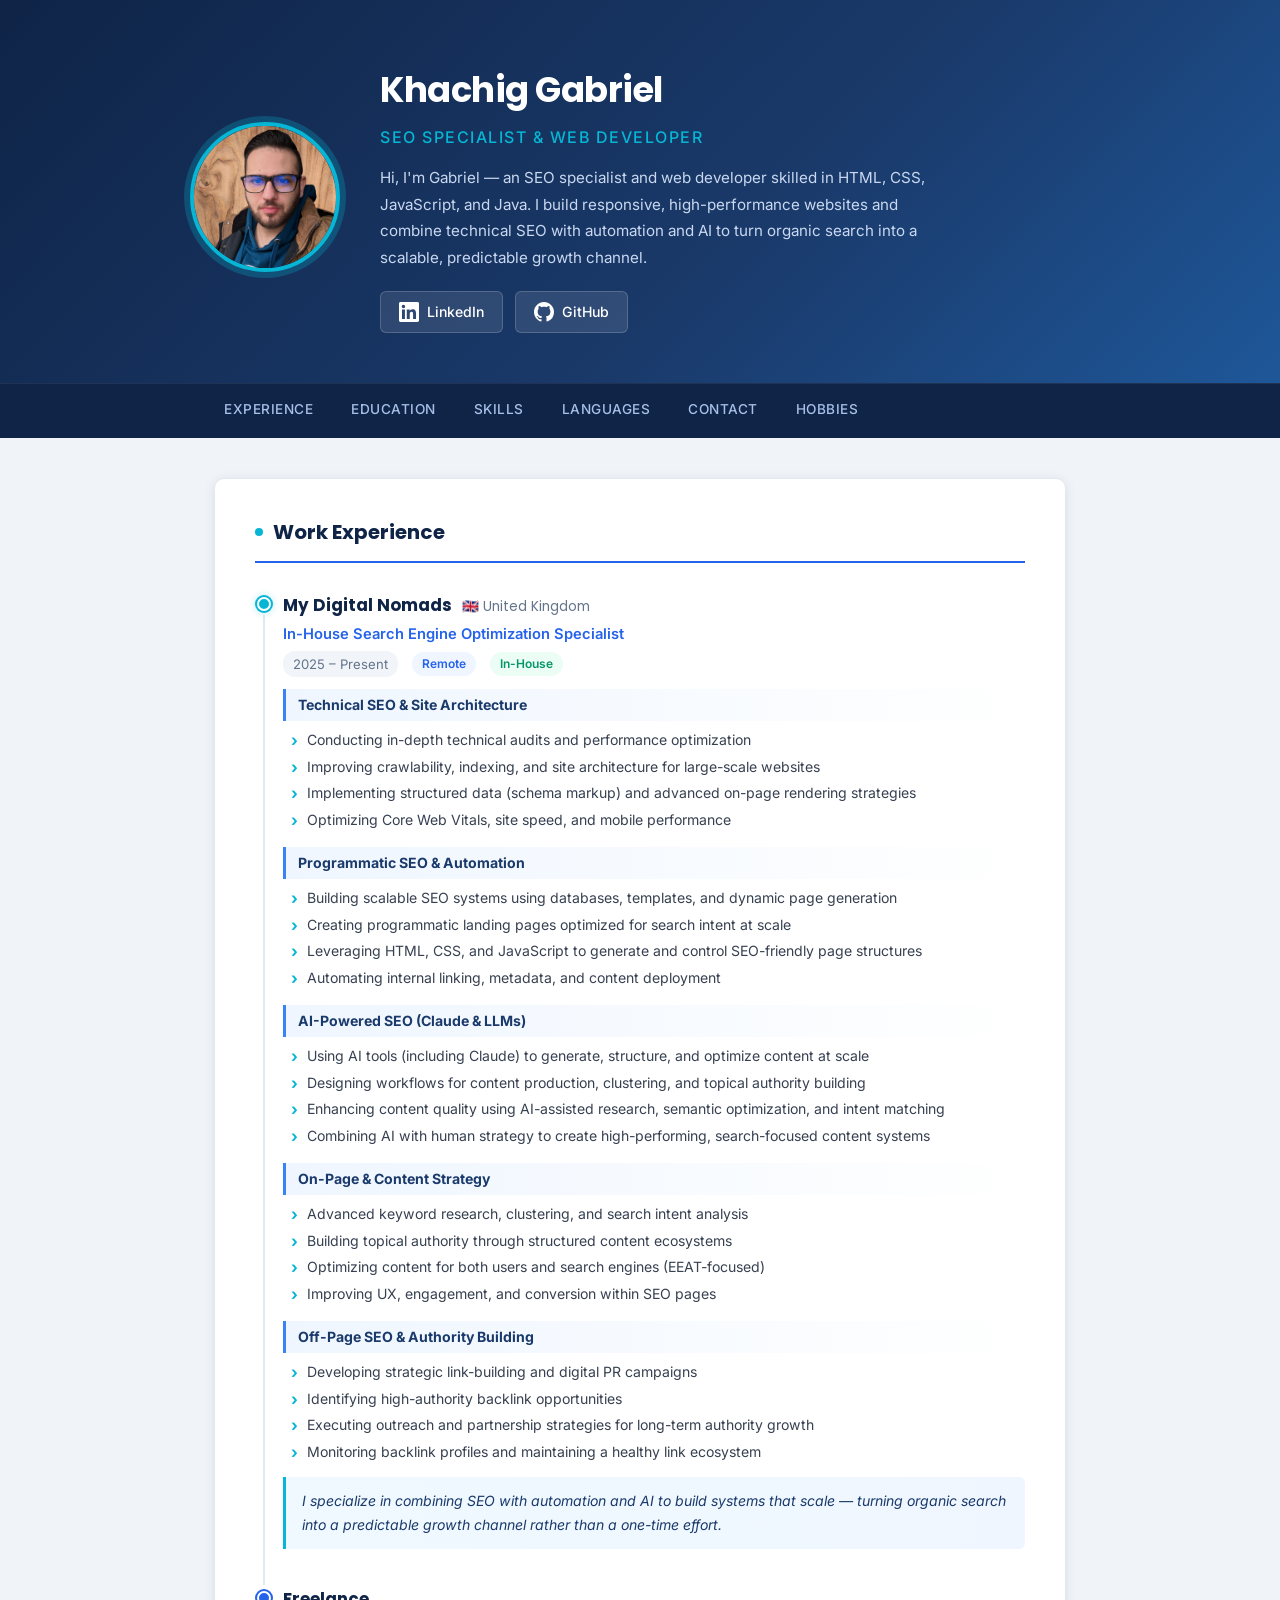
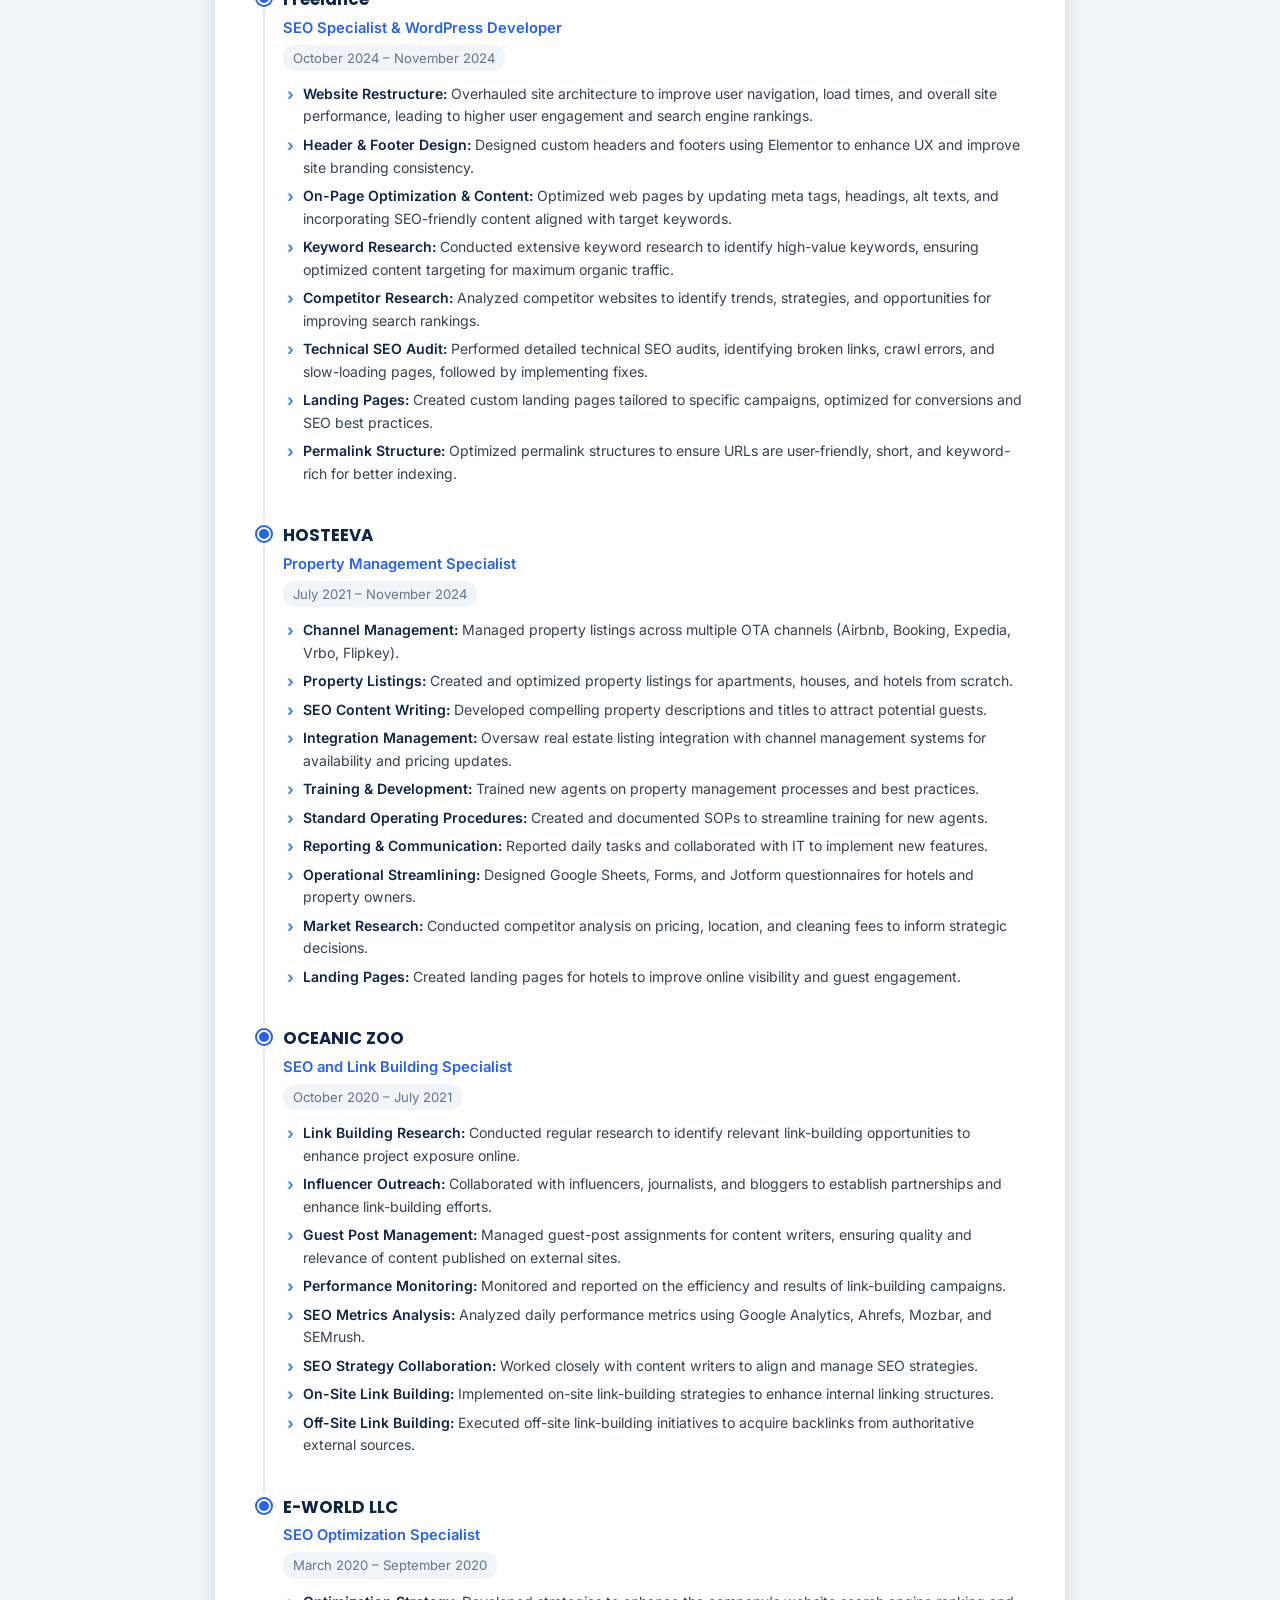
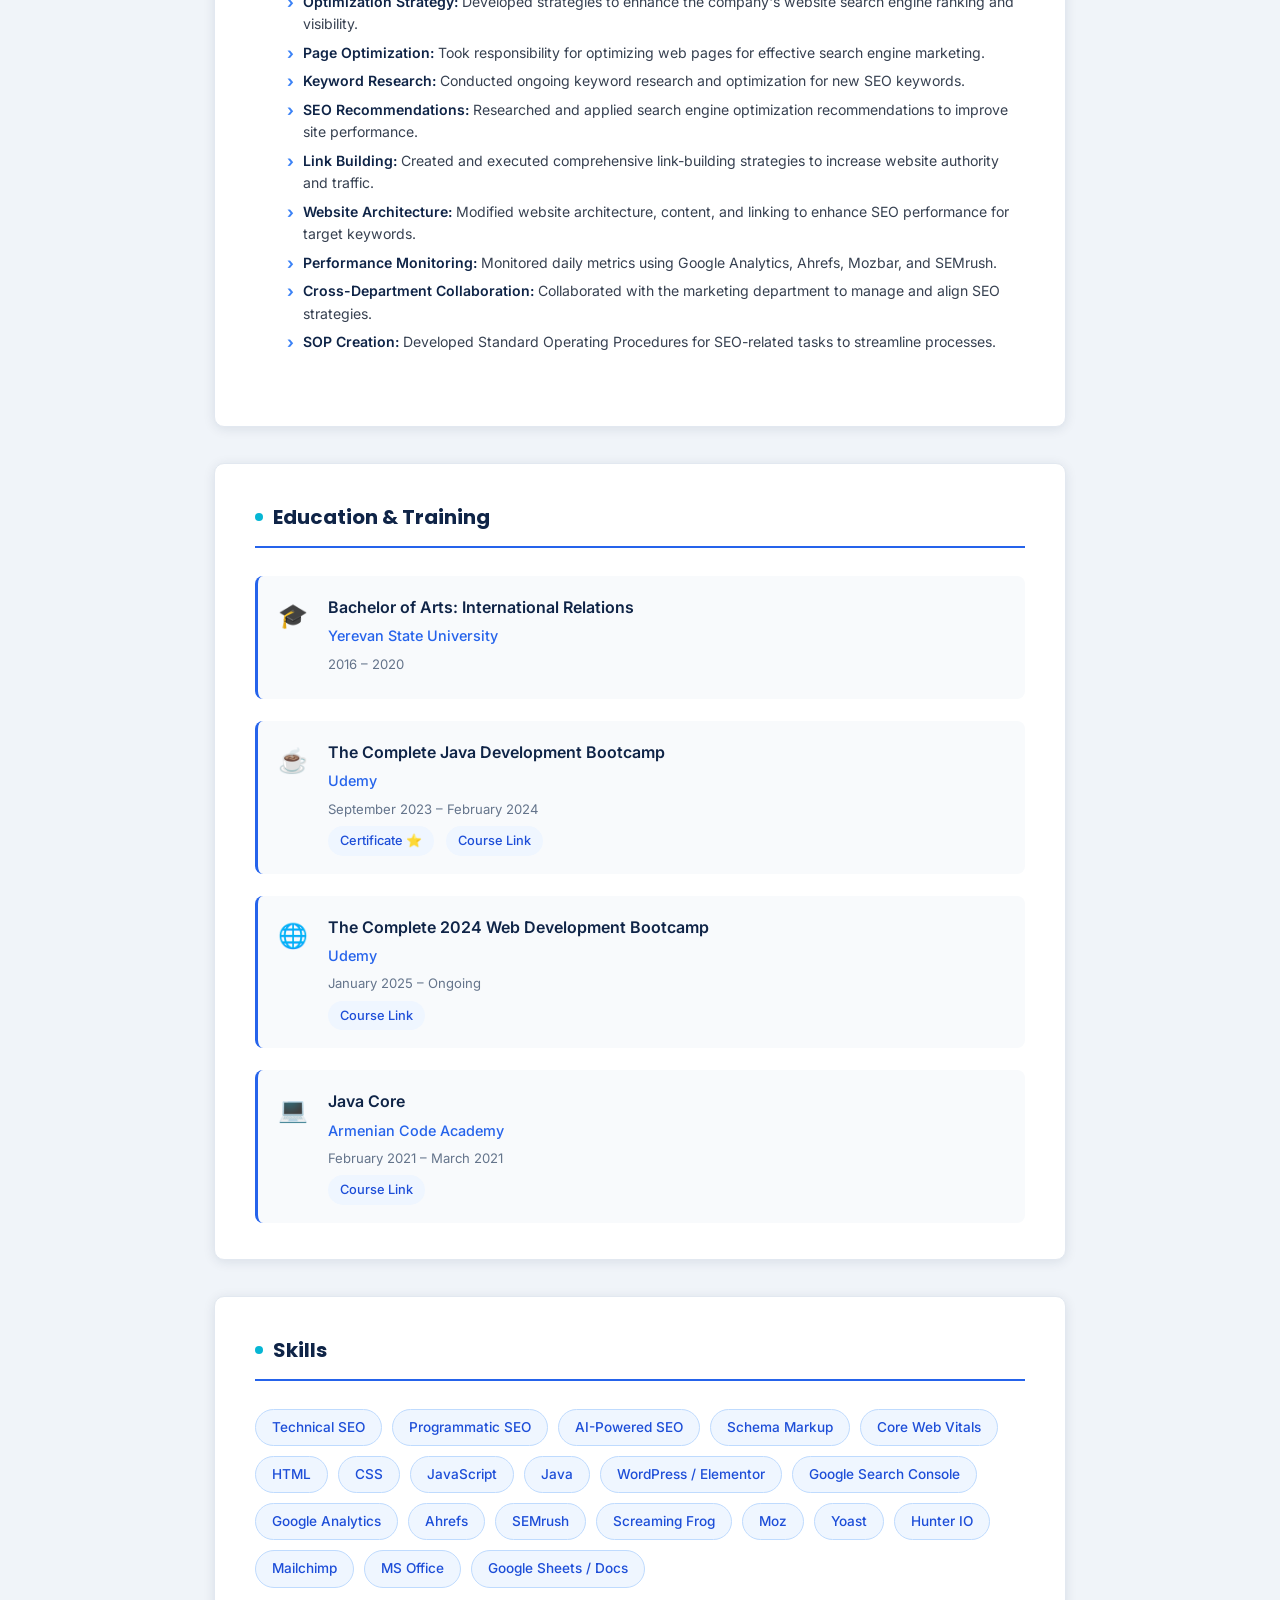
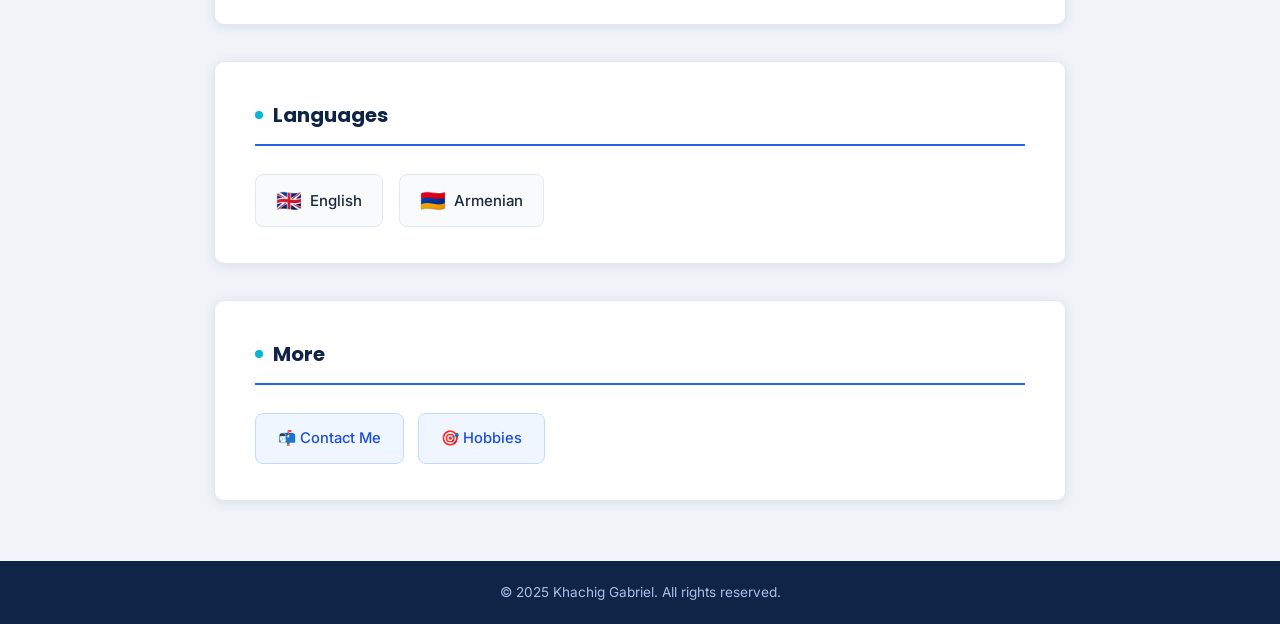
<file: index.html>
<!DOCTYPE html>
<html lang="en">
<head>
  <meta charset="UTF-8">
  <meta name="viewport" content="width=device-width, initial-scale=1.0">
  <title>Khachig Gabriel – SEO Specialist & Web Developer</title>
  <meta name="description" content="Khachig Gabriel — SEO Specialist & Web Developer helping websites grow with technical SEO, fast performance, and AI-driven content systems.">
  <link rel="canonical" href="https://khachig-gabriel.github.io/portfolio/" />
  <link rel="stylesheet" href="./style.css" />
  <script type="application/ld+json">
  {
    "@context": "https://schema.org",
    "@graph": [
      {
        "@type": "Person",
        "name": "Khachig Gabriel",
        "url": "https://github.com/Khachig-Gabriel/portfolio",
        "jobTitle": "SEO Specialist & Web Developer",
        "sameAs": [
          "https://www.linkedin.com/in/khachgab/",
          "https://khachig-gabriel.github.io/portfolio/"
        ],
        "knowsAbout": [
          "Technical SEO",
          "Programmatic SEO",
          "Web Development",
          "AI Content Systems"
        ]
      },
      {
        "@type": "WebSite",
        "name": "Khachig Gabriel Portfolio",
        "url": "https://github.com/Khachig-Gabriel/portfolio"
      }
    ]
  }
  </script>
</head>
<body>

  <!-- HERO -->
  <header class="hero">
    <div class="hero-inner">
      <img
        class="hero-photo"
        src="./Images/Gabriel-Portfolio-Image.webp"
        alt="Khachig Gabriel – Profile Photo"
      />
      <div class="hero-text">
        <h1>Khachig Gabriel</h1>
        <p class="hero-title">SEO Specialist &amp; Web Developer</p>
        <p class="hero-summary">
          Hi, I'm Gabriel — an SEO specialist and web developer skilled in HTML, CSS, JavaScript, and Java.
          I build responsive, high-performance websites and combine technical SEO with automation and AI
          to turn organic search into a scalable, predictable growth channel.
        </p>
        <div class="hero-social">
          <a href="https://www.linkedin.com/in/khachgab/" class="hero-social-link" target="_blank" rel="noopener" aria-label="LinkedIn">
            <svg xmlns="http://www.w3.org/2000/svg" viewBox="0 0 24 24" fill="currentColor" width="20" height="20">
              <path d="M20.447 20.452h-3.554v-5.569c0-1.328-.027-3.037-1.852-3.037-1.853 0-2.136 1.445-2.136 2.939v5.667H9.351V9h3.414v1.561h.046c.477-.9 1.637-1.85 3.37-1.85 3.601 0 4.267 2.37 4.267 5.455v6.286zM5.337 7.433a2.062 2.062 0 0 1-2.063-2.065 2.064 2.064 0 1 1 2.063 2.065zm1.782 13.019H3.555V9h3.564v11.452zM22.225 0H1.771C.792 0 0 .774 0 1.729v20.542C0 23.227.792 24 1.771 24h20.451C23.2 24 24 23.227 24 22.271V1.729C24 .774 23.2 0 22.222 0h.003z"/>
            </svg>
            LinkedIn
          </a>
          <a href="https://khachig-gabriel.github.io/portfolio/" class="hero-social-link" target="_blank" rel="noopener" aria-label="GitHub">
            <svg xmlns="http://www.w3.org/2000/svg" viewBox="0 0 24 24" fill="currentColor" width="20" height="20">
              <path d="M12 0C5.37 0 0 5.37 0 12c0 5.31 3.435 9.795 8.205 11.385.6.105.825-.255.825-.57 0-.285-.015-1.23-.015-2.235-3.015.555-3.795-.735-4.035-1.41-.135-.345-.72-1.41-1.23-1.695-.42-.225-1.02-.78-.015-.795.945-.015 1.62.87 1.845 1.23 1.08 1.815 2.805 1.305 3.495.99.105-.78.42-1.305.765-1.605-2.67-.3-5.46-1.335-5.46-5.925 0-1.305.465-2.385 1.23-3.225-.12-.3-.54-1.53.12-3.18 0 0 1.005-.315 3.3 1.23.96-.27 1.98-.405 3-.405s2.04.135 3 .405c2.295-1.56 3.3-1.23 3.3-1.23.66 1.65.24 2.88.12 3.18.765.84 1.23 1.905 1.23 3.225 0 4.605-2.805 5.625-5.475 5.925.435.375.81 1.095.81 2.22 0 1.605-.015 2.895-.015 3.3 0 .315.225.69.825.57A12.02 12.02 0 0 0 24 12c0-6.63-5.37-12-12-12z"/>
            </svg>
            GitHub
          </a>
        </div>
      </div>
    </div>
  </header>

  <!-- NAV -->
  <nav class="main-nav">
    <ul>
      <li><a href="#experience">Experience</a></li>
      <li><a href="#education">Education</a></li>
      <li><a href="#skills">Skills</a></li>
      <li><a href="#languages">Languages</a></li>
      <li><a href="./contact.html">Contact</a></li>
      <li><a href="./hobbies.html">Hobbies</a></li>
    </ul>
  </nav>

  <!-- MAIN CONTENT -->
  <main class="container">

    <!-- WORK EXPERIENCE -->
    <section id="experience" class="section-card">
      <h2 class="section-heading">Work Experience</h2>
      <div class="timeline">

        <!-- MY DIGITAL NOMADS -->
        <div class="timeline-item current">
          <div class="job-header">
            <p class="job-company">
              My Digital Nomads
              <span class="company-flag">🇬🇧 United Kingdom</span>
            </p>
            <p class="job-position">In-House Search Engine Optimization Specialist</p>
            <div class="job-meta">
              <span class="job-date">2025 – Present</span>
              <span class="job-badge remote">Remote</span>
              <span class="job-badge">In-House</span>
            </div>
          </div>
          <div class="duty-groups">
            <div class="duty-group">
              <h4>Technical SEO &amp; Site Architecture</h4>
              <ul>
                <li>Conducting in-depth technical audits and performance optimization</li>
                <li>Improving crawlability, indexing, and site architecture for large-scale websites</li>
                <li>Implementing structured data (schema markup) and advanced on-page rendering strategies</li>
                <li>Optimizing Core Web Vitals, site speed, and mobile performance</li>
              </ul>
            </div>
            <div class="duty-group">
              <h4>Programmatic SEO &amp; Automation</h4>
              <ul>
                <li>Building scalable SEO systems using databases, templates, and dynamic page generation</li>
                <li>Creating programmatic landing pages optimized for search intent at scale</li>
                <li>Leveraging HTML, CSS, and JavaScript to generate and control SEO-friendly page structures</li>
                <li>Automating internal linking, metadata, and content deployment</li>
              </ul>
            </div>
            <div class="duty-group">
              <h4>AI-Powered SEO (Claude &amp; LLMs)</h4>
              <ul>
                <li>Using AI tools (including Claude) to generate, structure, and optimize content at scale</li>
                <li>Designing workflows for content production, clustering, and topical authority building</li>
                <li>Enhancing content quality using AI-assisted research, semantic optimization, and intent matching</li>
                <li>Combining AI with human strategy to create high-performing, search-focused content systems</li>
              </ul>
            </div>
            <div class="duty-group">
              <h4>On-Page &amp; Content Strategy</h4>
              <ul>
                <li>Advanced keyword research, clustering, and search intent analysis</li>
                <li>Building topical authority through structured content ecosystems</li>
                <li>Optimizing content for both users and search engines (EEAT-focused)</li>
                <li>Improving UX, engagement, and conversion within SEO pages</li>
              </ul>
            </div>
            <div class="duty-group">
              <h4>Off-Page SEO &amp; Authority Building</h4>
              <ul>
                <li>Developing strategic link-building and digital PR campaigns</li>
                <li>Identifying high-authority backlink opportunities</li>
                <li>Executing outreach and partnership strategies for long-term authority growth</li>
                <li>Monitoring backlink profiles and maintaining a healthy link ecosystem</li>
              </ul>
            </div>
          </div>
          <p class="specialization-note">
            I specialize in combining SEO with automation and AI to build systems that scale — turning organic search into a predictable growth channel rather than a one-time effort.
          </p>
        </div>

        <!-- FREELANCE -->
        <div class="timeline-item">
          <p class="job-company">Freelance</p>
          <p class="job-position">SEO Specialist &amp; WordPress Developer</p>
          <div class="job-meta">
            <span class="job-date">October 2024 – November 2024</span>
          </div>
          <ul class="resp-list">
            <li><b>Website Restructure:</b> Overhauled site architecture to improve user navigation, load times, and overall site performance, leading to higher user engagement and search engine rankings.</li>
            <li><b>Header &amp; Footer Design:</b> Designed custom headers and footers using Elementor to enhance UX and improve site branding consistency.</li>
            <li><b>On-Page Optimization &amp; Content:</b> Optimized web pages by updating meta tags, headings, alt texts, and incorporating SEO-friendly content aligned with target keywords.</li>
            <li><b>Keyword Research:</b> Conducted extensive keyword research to identify high-value keywords, ensuring optimized content targeting for maximum organic traffic.</li>
            <li><b>Competitor Research:</b> Analyzed competitor websites to identify trends, strategies, and opportunities for improving search rankings.</li>
            <li><b>Technical SEO Audit:</b> Performed detailed technical SEO audits, identifying broken links, crawl errors, and slow-loading pages, followed by implementing fixes.</li>
            <li><b>Landing Pages:</b> Created custom landing pages tailored to specific campaigns, optimized for conversions and SEO best practices.</li>
            <li><b>Permalink Structure:</b> Optimized permalink structures to ensure URLs are user-friendly, short, and keyword-rich for better indexing.</li>
          </ul>
        </div>

        <!-- HOSTEEVA -->
        <div class="timeline-item">
          <p class="job-company">HOSTEEVA</p>
          <p class="job-position">Property Management Specialist</p>
          <div class="job-meta">
            <span class="job-date">July 2021 – November 2024</span>
          </div>
          <ul class="resp-list">
            <li><b>Channel Management:</b> Managed property listings across multiple OTA channels (Airbnb, Booking, Expedia, Vrbo, Flipkey).</li>
            <li><b>Property Listings:</b> Created and optimized property listings for apartments, houses, and hotels from scratch.</li>
            <li><b>SEO Content Writing:</b> Developed compelling property descriptions and titles to attract potential guests.</li>
            <li><b>Integration Management:</b> Oversaw real estate listing integration with channel management systems for availability and pricing updates.</li>
            <li><b>Training &amp; Development:</b> Trained new agents on property management processes and best practices.</li>
            <li><b>Standard Operating Procedures:</b> Created and documented SOPs to streamline training for new agents.</li>
            <li><b>Reporting &amp; Communication:</b> Reported daily tasks and collaborated with IT to implement new features.</li>
            <li><b>Operational Streamlining:</b> Designed Google Sheets, Forms, and Jotform questionnaires for hotels and property owners.</li>
            <li><b>Market Research:</b> Conducted competitor analysis on pricing, location, and cleaning fees to inform strategic decisions.</li>
            <li><b>Landing Pages:</b> Created landing pages for hotels to improve online visibility and guest engagement.</li>
          </ul>
        </div>

        <!-- OCEANIC ZOO -->
        <div class="timeline-item">
          <p class="job-company">OCEANIC ZOO</p>
          <p class="job-position">SEO and Link Building Specialist</p>
          <div class="job-meta">
            <span class="job-date">October 2020 – July 2021</span>
          </div>
          <ul class="resp-list">
            <li><b>Link Building Research:</b> Conducted regular research to identify relevant link-building opportunities to enhance project exposure online.</li>
            <li><b>Influencer Outreach:</b> Collaborated with influencers, journalists, and bloggers to establish partnerships and enhance link-building efforts.</li>
            <li><b>Guest Post Management:</b> Managed guest-post assignments for content writers, ensuring quality and relevance of content published on external sites.</li>
            <li><b>Performance Monitoring:</b> Monitored and reported on the efficiency and results of link-building campaigns.</li>
            <li><b>SEO Metrics Analysis:</b> Analyzed daily performance metrics using Google Analytics, Ahrefs, Mozbar, and SEMrush.</li>
            <li><b>SEO Strategy Collaboration:</b> Worked closely with content writers to align and manage SEO strategies.</li>
            <li><b>On-Site Link Building:</b> Implemented on-site link-building strategies to enhance internal linking structures.</li>
            <li><b>Off-Site Link Building:</b> Executed off-site link-building initiatives to acquire backlinks from authoritative external sources.</li>
          </ul>
        </div>

        <!-- E-WORLD LLC -->
        <div class="timeline-item">
          <p class="job-company">E-WORLD LLC</p>
          <p class="job-position">SEO Optimization Specialist</p>
          <div class="job-meta">
            <span class="job-date">March 2020 – September 2020</span>
          </div>
          <ul class="resp-list">
            <li><b>Optimization Strategy:</b> Developed strategies to enhance the company's website search engine ranking and visibility.</li>
            <li><b>Page Optimization:</b> Took responsibility for optimizing web pages for effective search engine marketing.</li>
            <li><b>Keyword Research:</b> Conducted ongoing keyword research and optimization for new SEO keywords.</li>
            <li><b>SEO Recommendations:</b> Researched and applied search engine optimization recommendations to improve site performance.</li>
            <li><b>Link Building:</b> Created and executed comprehensive link-building strategies to increase website authority and traffic.</li>
            <li><b>Website Architecture:</b> Modified website architecture, content, and linking to enhance SEO performance for target keywords.</li>
            <li><b>Performance Monitoring:</b> Monitored daily metrics using Google Analytics, Ahrefs, Mozbar, and SEMrush.</li>
            <li><b>Cross-Department Collaboration:</b> Collaborated with the marketing department to manage and align SEO strategies.</li>
            <li><b>SOP Creation:</b> Developed Standard Operating Procedures for SEO-related tasks to streamline processes.</li>
          </ul>
        </div>

      </div>
    </section>

    <!-- EDUCATION -->
    <section id="education" class="section-card">
      <h2 class="section-heading">Education &amp; Training</h2>
      <div class="edu-list">

        <div class="edu-item">
          <div class="edu-icon">🎓</div>
          <div class="edu-body">
            <h3>Bachelor of Arts: International Relations</h3>
            <p class="edu-institution">Yerevan State University</p>
            <p class="edu-date">2016 – 2020</p>
          </div>
        </div>

        <div class="edu-item">
          <div class="edu-icon">☕</div>
          <div class="edu-body">
            <h3>The Complete Java Development Bootcamp</h3>
            <p class="edu-institution">Udemy</p>
            <p class="edu-date">September 2023 – February 2024</p>
            <div class="edu-links">
              <a href="https://www.udemy.com/certificate/UC-0de2f200-651e-47f1-ab48-1c3f91e36d14/" class="btn-link" target="_blank" rel="noopener">Certificate ⭐</a>
              <a href="https://www.udemy.com/course/the-complete-java-development-bootcamp/" class="btn-link" target="_blank" rel="noopener">Course Link</a>
            </div>
          </div>
        </div>

        <div class="edu-item">
          <div class="edu-icon">🌐</div>
          <div class="edu-body">
            <h3>The Complete 2024 Web Development Bootcamp</h3>
            <p class="edu-institution">Udemy</p>
            <p class="edu-date">January 2025 – Ongoing</p>
            <div class="edu-links">
              <a href="https://www.udemy.com/course/the-complete-web-development-bootcamp/" class="btn-link" target="_blank" rel="noopener">Course Link</a>
            </div>
          </div>
        </div>

        <div class="edu-item">
          <div class="edu-icon">💻</div>
          <div class="edu-body">
            <h3>Java Core</h3>
            <p class="edu-institution">Armenian Code Academy</p>
            <p class="edu-date">February 2021 – March 2021</p>
            <div class="edu-links">
              <a href="https://aca.am/courses/java-intro" class="btn-link" target="_blank" rel="noopener">Course Link</a>
            </div>
          </div>
        </div>

      </div>
    </section>

    <!-- SKILLS -->
    <section id="skills" class="section-card">
      <h2 class="section-heading">Skills</h2>
      <div class="skills-grid">
        <span class="skill-tag">Technical SEO</span>
        <span class="skill-tag">Programmatic SEO</span>
        <span class="skill-tag">AI-Powered SEO</span>
        <span class="skill-tag">Schema Markup</span>
        <span class="skill-tag">Core Web Vitals</span>
        <span class="skill-tag">HTML</span>
        <span class="skill-tag">CSS</span>
        <span class="skill-tag">JavaScript</span>
        <span class="skill-tag">Java</span>
        <span class="skill-tag">WordPress / Elementor</span>
        <span class="skill-tag">Google Search Console</span>
        <span class="skill-tag">Google Analytics</span>
        <span class="skill-tag">Ahrefs</span>
        <span class="skill-tag">SEMrush</span>
        <span class="skill-tag">Screaming Frog</span>
        <span class="skill-tag">Moz</span>
        <span class="skill-tag">Yoast</span>
        <span class="skill-tag">Hunter IO</span>
        <span class="skill-tag">Mailchimp</span>
        <span class="skill-tag">MS Office</span>
        <span class="skill-tag">Google Sheets / Docs</span>
      </div>
    </section>

    <!-- LANGUAGES -->
    <section id="languages" class="section-card">
      <h2 class="section-heading">Languages</h2>
      <div class="lang-list">
        <div class="lang-item">
          <span class="lang-flag">🇬🇧</span>
          <span>English</span>
        </div>
        <div class="lang-item">
          <span class="lang-flag">🇦🇲</span>
          <span>Armenian</span>
        </div>
      </div>
    </section>

    <!-- OTHER -->
    <section class="section-card">
      <h2 class="section-heading">More</h2>
      <div class="other-links">
        <a href="./contact.html" class="other-link-card">📬 Contact Me</a>
        <a href="./hobbies.html" class="other-link-card">🎯 Hobbies</a>
      </div>
    </section>

  </main>

  <footer class="site-footer">
    <p>&copy; 2025 Khachig Gabriel. All rights reserved.</p>
  </footer>

</body>
</html>
</file>
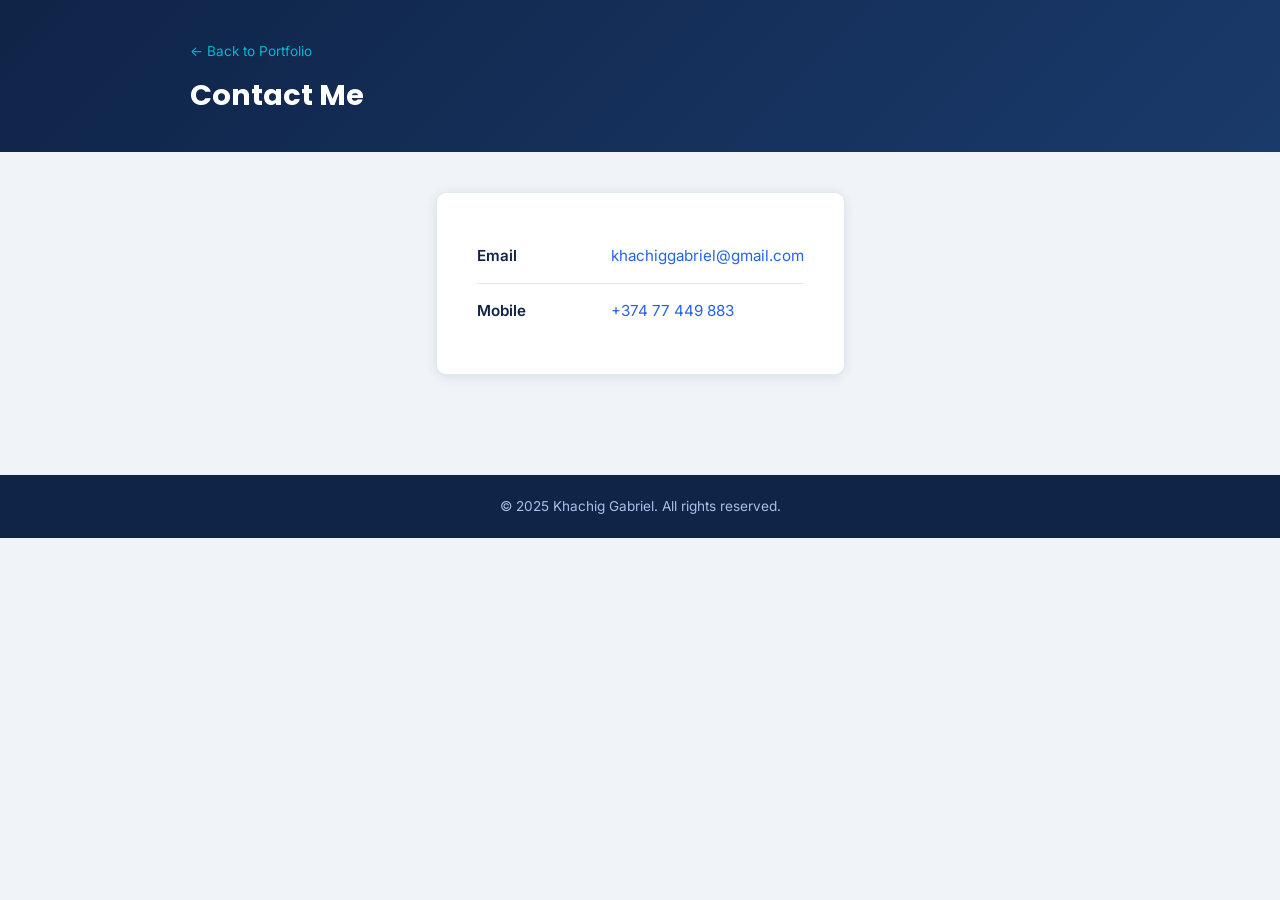
<file: contact.html>
<!DOCTYPE html>
<html lang="en">
<head>
  <meta charset="UTF-8">
  <meta name="viewport" content="width=device-width, initial-scale=1.0">
  <title>Contact Khachig Gabriel | SEO & Web Development Services</title>
  <meta name="description" content="Get in touch with Khachig Gabriel for SEO consulting, technical SEO, or web development projects. Let's build and grow your website.">
  <link rel="canonical" href="https://khachig-gabriel.github.io/portfolio/contact.html" />
  <link rel="stylesheet" href="./style.css" />
</head>
<body>

  <header class="page-header">
    <p class="page-back"><a href="./index.html">← Back to Portfolio</a></p>
    <h1>Contact Me</h1>
  </header>

  <main class="container" style="padding-top: 0;">
    <div class="contact-card">
      <div class="contact-item">
        <span class="contact-label">Email</span>
        <a href="mailto:khachiggabriel@gmail.com">khachiggabriel@gmail.com</a>
      </div>
      <div class="contact-item">
        <span class="contact-label">Mobile</span>
        <a href="tel:+37477449883">+374 77 449 883</a>
      </div>
    </div>
  </main>

  <footer class="site-footer">
    <p>&copy; 2025 Khachig Gabriel. All rights reserved.</p>
  </footer>

</body>
</html>
</file>
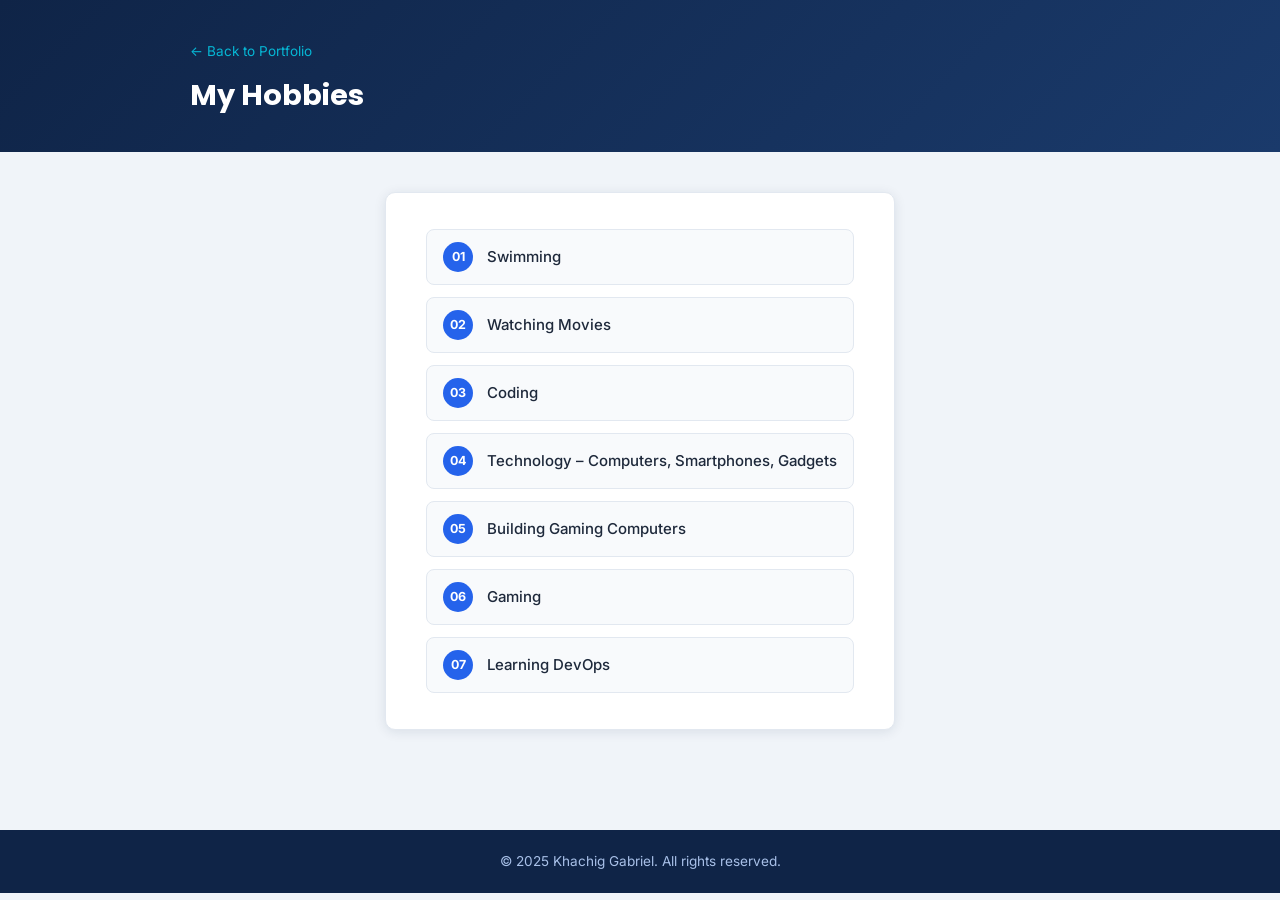
<file: hobbies.html>
<!DOCTYPE html>
<html lang="en">
<head>
  <meta charset="UTF-8">
  <meta name="viewport" content="width=device-width, initial-scale=1.0">
  <title>Hobbies & Interests | Khachig Gabriel</title>
  <meta name="description" content="Explore the hobbies and personal interests of Khachig Gabriel beyond SEO and web development.">
  <link rel="canonical" href="https://khachig-gabriel.github.io/portfolio/hobbies.html" />
  <link rel="stylesheet" href="./style.css" />
</head>
<body>

  <header class="page-header">
    <p class="page-back"><a href="./index.html">← Back to Portfolio</a></p>
    <h1>My Hobbies</h1>
  </header>

  <main class="container" style="padding-top: 0;">
    <div class="hobbies-card">
      <ol class="hobbies-list">
        <li>Swimming</li>
        <li>Watching Movies</li>
        <li>Coding</li>
        <li>Technology – Computers, Smartphones, Gadgets</li>
        <li>Building Gaming Computers</li>
        <li>Gaming</li>
        <li>Learning DevOps</li>
      </ol>
    </div>
  </main>

  <footer class="site-footer">
    <p>&copy; 2025 Khachig Gabriel. All rights reserved.</p>
  </footer>

</body>
</html>
</file>
<file: style.css>
/* ===== FONTS ===== */
@import url('https://fonts.googleapis.com/css2?family=Inter:wght@300;400;500;600;700&family=Poppins:wght@600;700&display=swap');

/* ===== RESET & BASE ===== */
*, *::before, *::after {
  box-sizing: border-box;
  margin: 0;
  padding: 0;
}

:root {
  --navy:         #0f2447;
  --navy-mid:     #1a3a6b;
  --accent:       #2563eb;
  --accent-light: #3b82f6;
  --highlight:    #06b6d4;
  --bg:           #f0f4f9;
  --card:         #ffffff;
  --text:         #1e293b;
  --muted:        #64748b;
  --border:       #e2e8f0;
  --tag-bg:       #eff6ff;
  --tag-text:     #1d4ed8;
  --radius:       10px;
  --shadow:       0 2px 12px rgba(15,36,71,0.10);
  --shadow-lg:    0 6px 30px rgba(15,36,71,0.14);
}

html { scroll-behavior: smooth; }

body {
  font-family: 'Inter', sans-serif;
  font-size: 15px;
  line-height: 1.7;
  color: var(--text);
  background: var(--bg);
}

a { color: var(--accent); text-decoration: none; transition: color 0.2s; }
a:hover { color: var(--highlight); text-decoration: underline; }
ul { list-style: none; }

/* ===== HERO HEADER ===== */
.hero {
  background: linear-gradient(135deg, var(--navy) 0%, var(--navy-mid) 60%, #1e5799 100%);
  color: #fff;
  padding: 60px 24px 50px;
}

.hero-inner {
  max-width: 900px;
  margin: 0 auto;
  display: flex;
  align-items: center;
  gap: 40px;
}

.hero-photo {
  width: 150px;
  height: 150px;
  border-radius: 50%;
  object-fit: cover;
  border: 4px solid var(--highlight);
  box-shadow: 0 0 0 6px rgba(6,182,212,0.25);
  flex-shrink: 0;
}

.hero-text h1 {
  font-family: 'Poppins', sans-serif;
  font-size: 2.2rem;
  font-weight: 700;
  letter-spacing: -0.5px;
  margin-bottom: 4px;
}

.hero-title {
  font-size: 1rem;
  font-weight: 500;
  color: var(--highlight);
  letter-spacing: 1.5px;
  text-transform: uppercase;
  margin-bottom: 14px;
}

.hero-summary {
  font-size: 0.95rem;
  color: #c9d8f0;
  max-width: 560px;
  line-height: 1.75;
}

/* ===== HERO SOCIAL LINKS ===== */
.hero-social {
  display: flex;
  gap: 12px;
  margin-top: 20px;
  flex-wrap: wrap;
}

.hero-social-link {
  display: inline-flex;
  align-items: center;
  gap: 8px;
  padding: 8px 18px;
  background: rgba(255,255,255,0.1);
  color: #fff;
  border-radius: 6px;
  font-size: 0.88rem;
  font-weight: 500;
  border: 1px solid rgba(255,255,255,0.18);
  transition: background 0.2s, border-color 0.2s, transform 0.15s;
}

.hero-social-link:hover {
  background: rgba(255,255,255,0.2);
  border-color: var(--highlight);
  color: #fff;
  text-decoration: none;
  transform: translateY(-2px);
}

/* ===== NAV ===== */
.main-nav {
  background: var(--navy);
  border-top: 1px solid rgba(255,255,255,0.07);
  position: sticky;
  top: 0;
  z-index: 100;
}

.main-nav ul {
  max-width: 900px;
  margin: 0 auto;
  display: flex;
  gap: 2px;
  padding: 0 16px;
}

.main-nav a {
  display: block;
  padding: 14px 18px;
  color: #a8c0e8;
  font-size: 0.85rem;
  font-weight: 500;
  letter-spacing: 0.5px;
  text-transform: uppercase;
  border-bottom: 3px solid transparent;
  transition: color 0.2s, border-color 0.2s;
}
.main-nav a:hover {
  color: #fff;
  border-bottom-color: var(--highlight);
  text-decoration: none;
}

/* ===== LAYOUT ===== */
.container {
  max-width: 900px;
  margin: 0 auto;
  padding: 40px 24px 60px;
  display: flex;
  flex-direction: column;
  gap: 36px;
}

/* ===== SECTION CARDS ===== */
.section-card {
  background: var(--card);
  border-radius: var(--radius);
  box-shadow: var(--shadow);
  padding: 36px 40px;
  border: 1px solid var(--border);
}

.section-heading {
  font-family: 'Poppins', sans-serif;
  font-size: 1.25rem;
  font-weight: 700;
  color: var(--navy);
  margin-bottom: 28px;
  padding-bottom: 12px;
  border-bottom: 2px solid var(--accent);
  display: flex;
  align-items: center;
  gap: 10px;
}

.section-heading::before {
  content: '';
  display: inline-block;
  width: 8px;
  height: 8px;
  background: var(--highlight);
  border-radius: 50%;
  flex-shrink: 0;
}

/* ===== EDUCATION ===== */
.edu-list {
  display: flex;
  flex-direction: column;
  gap: 22px;
}

.edu-item {
  display: flex;
  gap: 20px;
  padding: 18px 20px;
  background: #f8fafc;
  border-radius: 8px;
  border-left: 3px solid var(--accent);
}

.edu-icon { font-size: 1.5rem; flex-shrink: 0; margin-top: 2px; }

.edu-body h3 {
  font-size: 1rem;
  font-weight: 600;
  color: var(--navy);
  margin-bottom: 3px;
}

.edu-institution {
  color: var(--accent);
  font-weight: 500;
  font-size: 0.9rem;
  margin-bottom: 4px;
}

.edu-date { color: var(--muted); font-size: 0.82rem; margin-bottom: 6px; }

.edu-links { display: flex; gap: 12px; flex-wrap: wrap; margin-top: 6px; }

.btn-link {
  display: inline-block;
  padding: 4px 12px;
  background: var(--tag-bg);
  color: var(--tag-text);
  border-radius: 20px;
  font-size: 0.8rem;
  font-weight: 500;
  transition: background 0.2s, color 0.2s;
}
.btn-link:hover { background: var(--accent); color: #fff; text-decoration: none; }

/* ===== WORK EXPERIENCE TIMELINE ===== */
.timeline { display: flex; flex-direction: column; gap: 0; }

.timeline-item {
  position: relative;
  padding-left: 28px;
  padding-bottom: 36px;
}

.timeline-item::before {
  content: '';
  position: absolute;
  left: 8px; top: 24px; bottom: 0;
  width: 2px;
  background: var(--border);
}

.timeline-item:last-child::before { display: none; }

.timeline-item::after {
  content: '';
  position: absolute;
  left: 2px; top: 6px;
  width: 14px; height: 14px;
  border-radius: 50%;
  background: var(--accent);
  border: 2px solid var(--card);
  box-shadow: 0 0 0 2px var(--accent);
}

.timeline-item.current::after {
  background: var(--highlight);
  box-shadow: 0 0 0 2px var(--highlight), 0 0 8px rgba(6,182,212,0.5);
}

.job-company {
  font-family: 'Poppins', sans-serif;
  font-size: 1.05rem;
  font-weight: 700;
  color: var(--navy);
  margin-bottom: 2px;
}

.company-flag { font-size: 0.85rem; font-weight: 400; color: var(--muted); margin-left: 6px; }

.job-position { font-size: 0.92rem; font-weight: 600; color: var(--accent); margin-bottom: 4px; }

.job-meta { display: flex; align-items: center; gap: 14px; flex-wrap: wrap; margin-bottom: 12px; }

.job-date {
  font-size: 0.82rem;
  color: var(--muted);
  background: #f1f5f9;
  padding: 2px 10px;
  border-radius: 12px;
  display: inline-block;
}

.job-badge {
  font-size: 0.75rem;
  font-weight: 600;
  padding: 2px 10px;
  border-radius: 12px;
  background: #ecfdf5;
  color: #059669;
}

.job-badge.remote { background: #eff6ff; color: #2563eb; }

/* Duty groups */
.duty-groups { display: flex; flex-direction: column; gap: 16px; margin-top: 12px; }

.duty-group h4 {
  font-size: 0.88rem;
  font-weight: 700;
  color: var(--navy-mid);
  margin-bottom: 8px;
  padding: 4px 12px;
  background: linear-gradient(90deg, #eff6ff, transparent);
  border-left: 3px solid var(--accent-light);
  border-radius: 0 4px 4px 0;
}

.duty-group ul { padding-left: 8px; display: flex; flex-direction: column; gap: 4px; }

.duty-group ul li {
  position: relative;
  padding-left: 16px;
  font-size: 0.88rem;
  color: #374151;
  line-height: 1.6;
}

.duty-group ul li::before {
  content: '›';
  position: absolute;
  left: 0;
  color: var(--highlight);
  font-weight: 700;
  font-size: 1rem;
  line-height: 1.4;
}

/* Standard responsibilities */
.resp-list { padding-left: 4px; margin-top: 10px; display: flex; flex-direction: column; gap: 6px; }

.resp-list li {
  position: relative;
  padding-left: 16px;
  font-size: 0.88rem;
  color: #374151;
  line-height: 1.6;
}

.resp-list li::before {
  content: '›';
  position: absolute;
  left: 0;
  color: var(--accent-light);
  font-weight: 700;
  font-size: 1rem;
  line-height: 1.4;
}

.resp-list b { color: var(--navy); font-weight: 600; }

.specialization-note {
  margin-top: 14px;
  padding: 12px 16px;
  background: linear-gradient(90deg, #f0f9ff, #eff6ff);
  border-left: 3px solid var(--highlight);
  border-radius: 0 6px 6px 0;
  font-size: 0.88rem;
  color: var(--navy-mid);
  font-style: italic;
}

/* ===== SKILLS ===== */
.skills-grid { display: flex; flex-wrap: wrap; gap: 10px; }

.skill-tag {
  padding: 6px 16px;
  background: var(--tag-bg);
  color: var(--tag-text);
  border-radius: 20px;
  font-size: 0.85rem;
  font-weight: 500;
  border: 1px solid #bfdbfe;
  transition: transform 0.15s, background 0.15s, color 0.15s;
}

.skill-tag:hover { background: var(--accent); color: #fff; border-color: var(--accent); transform: translateY(-2px); }

/* ===== LANGUAGES ===== */
.lang-list { display: flex; gap: 16px; flex-wrap: wrap; }

.lang-item {
  display: flex;
  align-items: center;
  gap: 8px;
  padding: 8px 20px;
  background: #f8fafc;
  border-radius: 8px;
  border: 1px solid var(--border);
  font-weight: 500;
}

.lang-flag { font-size: 1.3rem; }

/* ===== OTHER LINKS ===== */
.other-links { display: flex; gap: 14px; flex-wrap: wrap; }

.other-link-card {
  display: flex;
  align-items: center;
  gap: 8px;
  padding: 12px 22px;
  background: var(--tag-bg);
  color: var(--tag-text);
  border-radius: 8px;
  border: 1px solid #bfdbfe;
  font-weight: 500;
  font-size: 0.92rem;
  transition: background 0.2s, color 0.2s, transform 0.15s;
}
.other-link-card:hover { background: var(--accent); color: #fff; text-decoration: none; transform: translateY(-2px); }

/* ===== FOOTER ===== */
.site-footer {
  background: var(--navy);
  color: #a8c0e8;
  text-align: center;
  padding: 20px 24px;
  font-size: 0.85rem;
}

/* ===== CONTACT & HOBBIES PAGES ===== */
.page-header {
  background: linear-gradient(135deg, var(--navy) 0%, var(--navy-mid) 100%);
  color: #fff;
  padding: 40px 24px 32px;
}

.page-header h1 {
  font-family: 'Poppins', sans-serif;
  font-size: 1.8rem;
  font-weight: 700;
  max-width: 900px;
  margin: 0 auto;
}

.page-back { max-width: 900px; margin: 0 auto 8px; font-size: 0.85rem; }
.page-back a { color: var(--highlight); }

.contact-card, .hobbies-card {
  background: var(--card);
  border-radius: var(--radius);
  box-shadow: var(--shadow);
  padding: 36px 40px;
  border: 1px solid var(--border);
  max-width: 900px;
  margin: 40px auto;
}

.contact-item {
  display: flex;
  align-items: center;
  gap: 14px;
  padding: 14px 0;
  border-bottom: 1px solid var(--border);
  font-size: 0.95rem;
}
.contact-item:last-child { border-bottom: none; }

.contact-label { font-weight: 600; color: var(--navy); min-width: 120px; }

.hobbies-list {
  display: flex;
  flex-direction: column;
  gap: 12px;
  counter-reset: hobbycount;
}

.hobbies-list li {
  counter-increment: hobbycount;
  display: flex;
  align-items: center;
  gap: 14px;
  padding: 12px 16px;
  background: #f8fafc;
  border-radius: 8px;
  border: 1px solid var(--border);
  font-weight: 500;
}

.hobbies-list li::before {
  content: counter(hobbycount, decimal-leading-zero);
  display: flex;
  align-items: center;
  justify-content: center;
  width: 30px;
  height: 30px;
  background: var(--accent);
  color: #fff;
  border-radius: 50%;
  font-size: 0.78rem;
  font-weight: 700;
  flex-shrink: 0;
}

/* ===== RESPONSIVE ===== */
@media (max-width: 640px) {
  .hero-inner { flex-direction: column; text-align: center; gap: 24px; }
  .hero-summary { max-width: 100%; }
  .hero-text h1 { font-size: 1.6rem; }
  .main-nav ul { flex-wrap: wrap; justify-content: center; }
  .main-nav a { padding: 10px 12px; font-size: 0.78rem; }
  .section-card { padding: 24px 20px; }
  .edu-item { flex-direction: column; gap: 10px; }
  .contact-card, .hobbies-card { margin: 20px 16px; padding: 24px 20px; }
}
</file>
